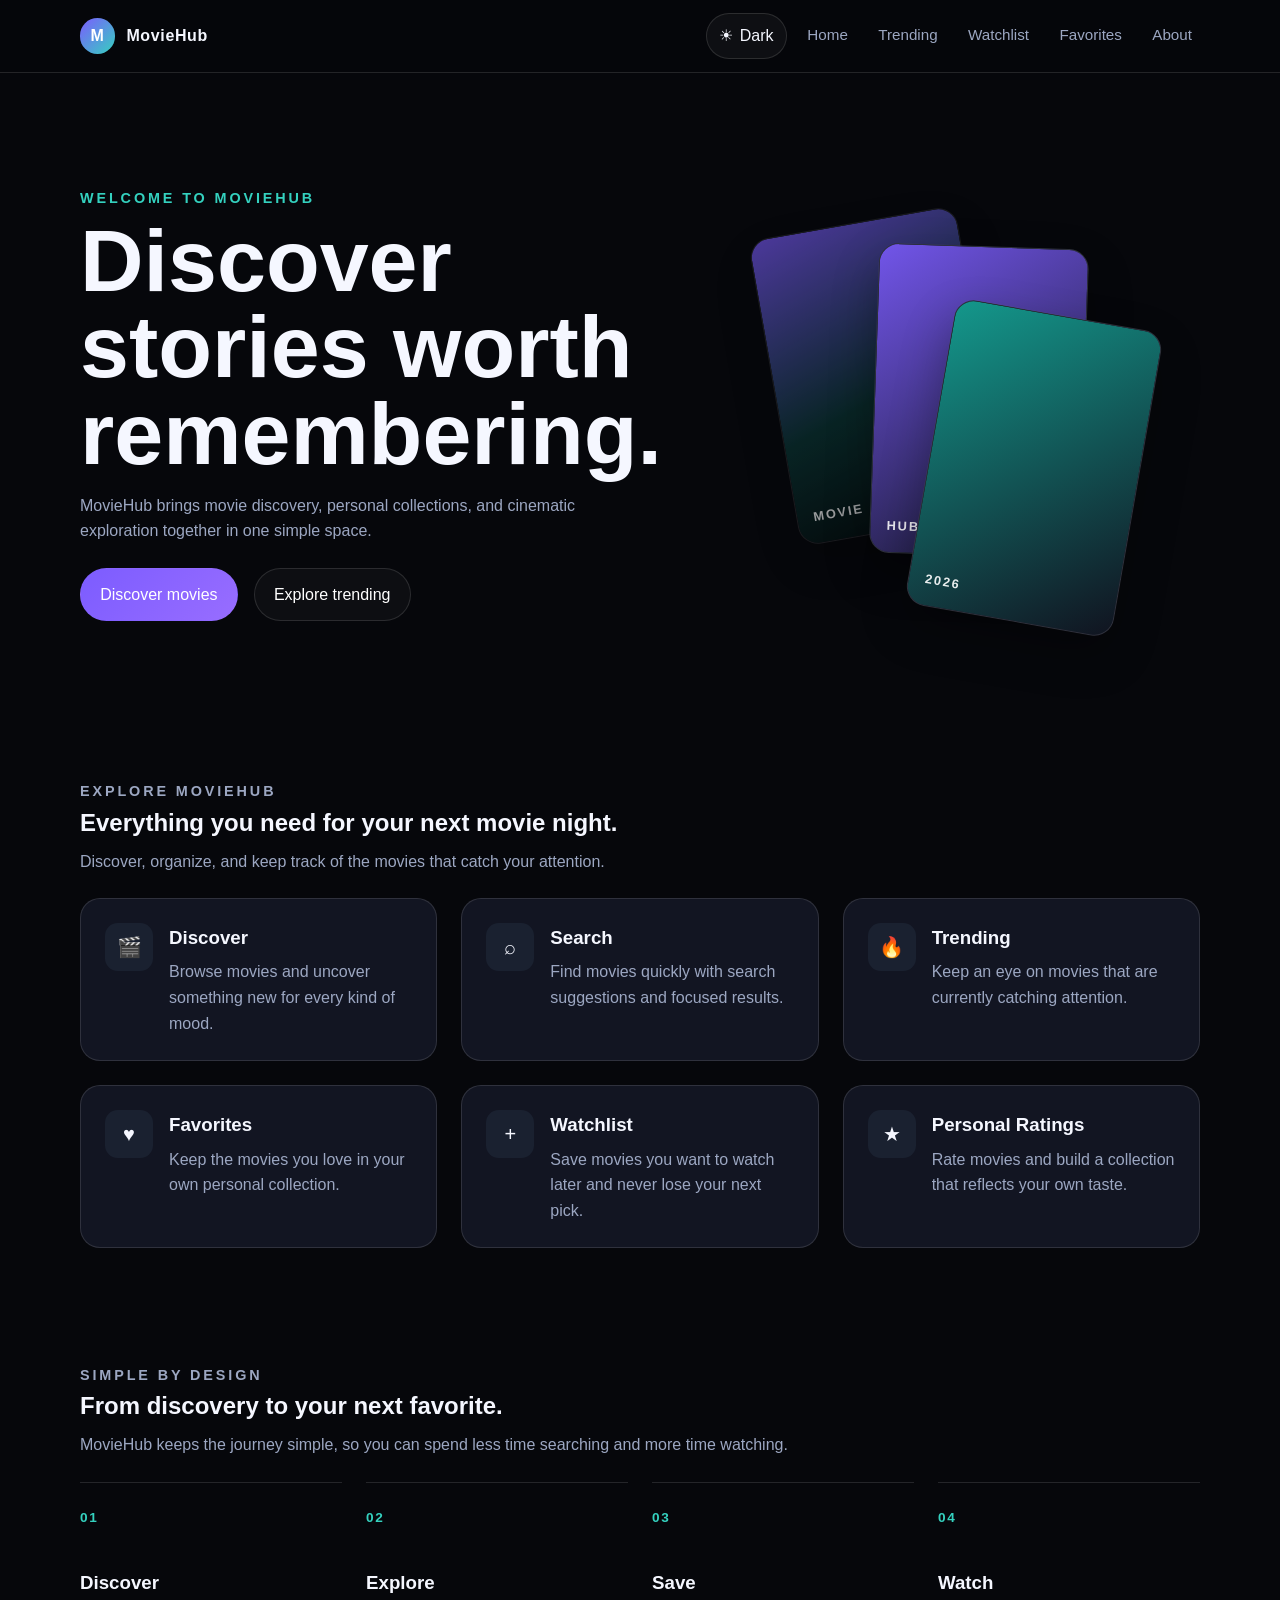
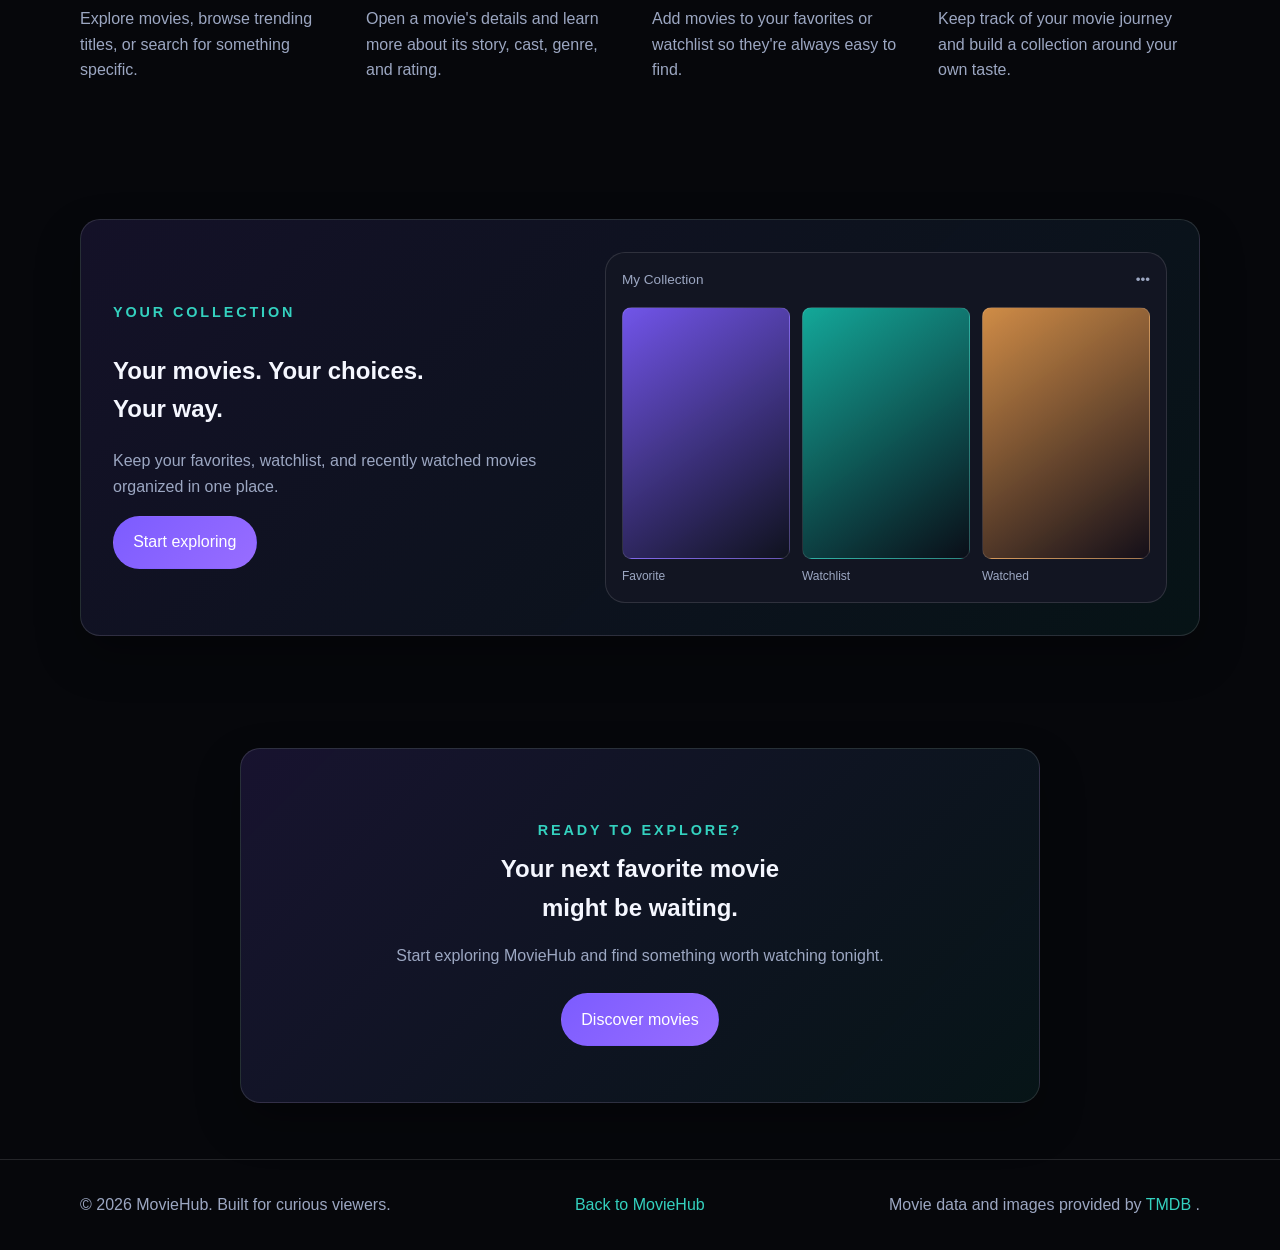
<file: about.html>
<!DOCTYPE html>
<html lang="en">
<head>
  <meta charset="UTF-8">
  <meta name="viewport" content="width=device-width, initial-scale=1.0">

  <title>About | MovieHub</title>

  <meta
    name="description"
    content="Discover what MovieHub offers and how it helps you find, explore, and organize movies."
  >

  <link rel="stylesheet" href="assets/css/style.css">
</head>

<body>

  <!-- =========================
       Header
       ========================= -->
  <header class="site-header">
    <div class="container nav-bar">

      <a class="brand" href="index.html" aria-label="MovieHub home">
        <span class="brand-mark">M</span>
        <span>MovieHub</span>
      </a>

      <div class="nav-actions">

        <button
          class="theme-toggle"
          type="button"
          aria-label="Toggle light and dark mode"
        >
          <span class="toggle-icon" aria-hidden="true">☀︎</span>
          <span class="toggle-label">Theme</span>
        </button>

        <button
          class="menu-toggle"
          type="button"
          aria-label="Open navigation menu"
        >
          &#9776;
        </button>

        <nav class="site-nav" aria-label="Primary navigation">
          <a href="index.html">Home</a>
          <a href="index.html#trending">Trending</a>
          <a href="watchlist.html">Watchlist</a>
          <a href="favorites.html">Favorites</a>
          <a href="about.html" aria-current="page">About</a>
        </nav>

      </div>
    </div>
  </header>


  <main>

    <!-- =========================
         About Hero
         ========================= -->
    <section class="about-hero">
      <div class="container about-hero-grid">

        <div class="about-hero-content">

          <p class="eyebrow">Welcome to MovieHub</p>

          <h1>
            Discover stories worth remembering.
          </h1>

          <p>
            MovieHub brings movie discovery, personal collections,
            and cinematic exploration together in one simple space.
          </p>

          <div class="hero-actions">
            <a
              class="btn btn-primary"
              href="index.html#browse-movies"
            >
              Discover movies
            </a>

            <a
              class="btn btn-secondary"
              href="index.html#trending"
            >
              Explore trending
            </a>
          </div>

        </div>


        <!-- Poster composition -->
        <div class="about-poster-showcase" aria-hidden="true">

          <div class="about-poster about-poster-back">
            <span>MOVIE</span>
          </div>

          <div class="about-poster about-poster-main">
            <span>HUB</span>
          </div>

          <div class="about-poster about-poster-front">
            <span>2026</span>
          </div>

        </div>

      </div>
    </section>

    <!-- =========================
         Features
         ========================= -->
    <section class="about-features">

      <div class="container">

        <div class="section-heading">
          <p class="eyebrow">Explore MovieHub</p>

          <h2>
            Everything you need for your next movie night.
          </h2>

          <p>
            Discover, organize, and keep track of the movies
            that catch your attention.
          </p>
        </div>


        <div class="about-feature-grid">

          <article class="about-feature-card">
            <div class="about-feature-icon">🎬</div>

            <div>
              <h3>Discover</h3>

              <p>
                Browse movies and uncover something new
                for every kind of mood.
              </p>
            </div>
          </article>


          <article class="about-feature-card">
            <div class="about-feature-icon">⌕</div>

            <div>
              <h3>Search</h3>

              <p>
                Find movies quickly with search suggestions
                and focused results.
              </p>
            </div>
          </article>


          <article class="about-feature-card">
            <div class="about-feature-icon">🔥</div>

            <div>
              <h3>Trending</h3>

              <p>
                Keep an eye on movies that are currently
                catching attention.
              </p>
            </div>
          </article>


          <article class="about-feature-card">
            <div class="about-feature-icon">♥</div>

            <div>
              <h3>Favorites</h3>

              <p>
                Keep the movies you love in your own
                personal collection.
              </p>
            </div>
          </article>


          <article class="about-feature-card">
            <div class="about-feature-icon">+</div>

            <div>
              <h3>Watchlist</h3>

              <p>
                Save movies you want to watch later
                and never lose your next pick.
              </p>
            </div>
          </article>


          <article class="about-feature-card">
            <div class="about-feature-icon">★</div>

            <div>
              <h3>Personal Ratings</h3>

              <p>
                Rate movies and build a collection
                that reflects your own taste.
              </p>
            </div>
          </article>

        </div>

      </div>
    </section>


    <!-- =========================
         How MovieHub Works
         ========================= -->
    <section class="about-workflow">

      <div class="container">

        <div class="section-heading">
          <p class="eyebrow">Simple by design</p>

          <h2>
            From discovery to your next favorite.
          </h2>

          <p>
            MovieHub keeps the journey simple, so you can spend
            less time searching and more time watching.
          </p>
        </div>


        <div class="workflow">

          <article class="workflow-step">
            <span class="workflow-number">01</span>

            <div>
              <h3>Discover</h3>

              <p>
                Explore movies, browse trending titles,
                or search for something specific.
              </p>
            </div>
          </article>


          <article class="workflow-step">
            <span class="workflow-number">02</span>

            <div>
              <h3>Explore</h3>

              <p>
                Open a movie's details and learn more
                about its story, cast, genre, and rating.
              </p>
            </div>
          </article>


          <article class="workflow-step">
            <span class="workflow-number">03</span>

            <div>
              <h3>Save</h3>

              <p>
                Add movies to your favorites or watchlist
                so they're always easy to find.
              </p>
            </div>
          </article>


          <article class="workflow-step">
            <span class="workflow-number">04</span>

            <div>
              <h3>Watch</h3>

              <p>
                Keep track of your movie journey and
                build a collection around your own taste.
              </p>
            </div>
          </article>

        </div>

      </div>
    </section>


    <!-- =========================
         Your Collection
         ========================= -->
    <section class="about-collection">

      <div class="container">

        <div class="collection-panel">

          <div class="collection-content">

            <p class="eyebrow">Your collection</p>

            <h2>
              Your movies.
              Your choices.
              Your way.
            </h2>

            <p>
              Keep your favorites, watchlist, and recently watched
              movies organized in one place.
            </p>

            <a
              class="btn btn-primary"
              href="index.html#browse-movies"
            >
              Start exploring
            </a>

          </div>


          <div class="collection-preview">

            <div class="collection-preview-header">
              <span>My Collection</span>
              <span title="Your Collection">•••</span>
            </div>


            <div class="collection-preview-grid">

              <div class="mini-movie-card">
                <div class="mini-movie-poster poster-one"></div>
                <span>Favorite</span>
              </div>

              <div class="mini-movie-card">
                <div class="mini-movie-poster poster-two"></div>
                <span>Watchlist</span>
              </div>

              <div class="mini-movie-card">
                <div class="mini-movie-poster poster-three"></div>
                <span>Watched</span>
              </div>

            </div>

          </div>

        </div>

      </div>
    </section>


    <!-- =========================
         Closing CTA
         ========================= -->
    <section class="about-cta">

      <div class="container">

        <div class="about-cta-content">

          <p class="eyebrow">Ready to explore?</p>

          <h2>
            Your next favorite movie
            might be waiting.
          </h2>

          <p>
            Start exploring MovieHub and find something
            worth watching tonight.
          </p>

          <a
            class="btn btn-primary"
            href="index.html#browse-movies"
          >
            Discover movies
          </a>

        </div>

      </div>

    </section>

  </main>


  <!-- =========================
       Footer
       ========================= -->
  <footer class="site-footer">

    <div class="container footer-content">

      <p>
        © 2026 MovieHub. Built for curious viewers.
      </p>

      <a href="index.html">
        Back to MovieHub
      </a>

      <p>
        Movie data and images provided by
        <a href="https://www.themoviedb.org/" target="_blank">
          TMDB
        </a>.
      </p>

    </div>

  </footer>


  <script type="module" src="assets/js/main.js"></script>
  <script src="assets/js/theme.js"></script>
  <script src="assets/js/navigation.js"></script>

</body>
</html>
</file>
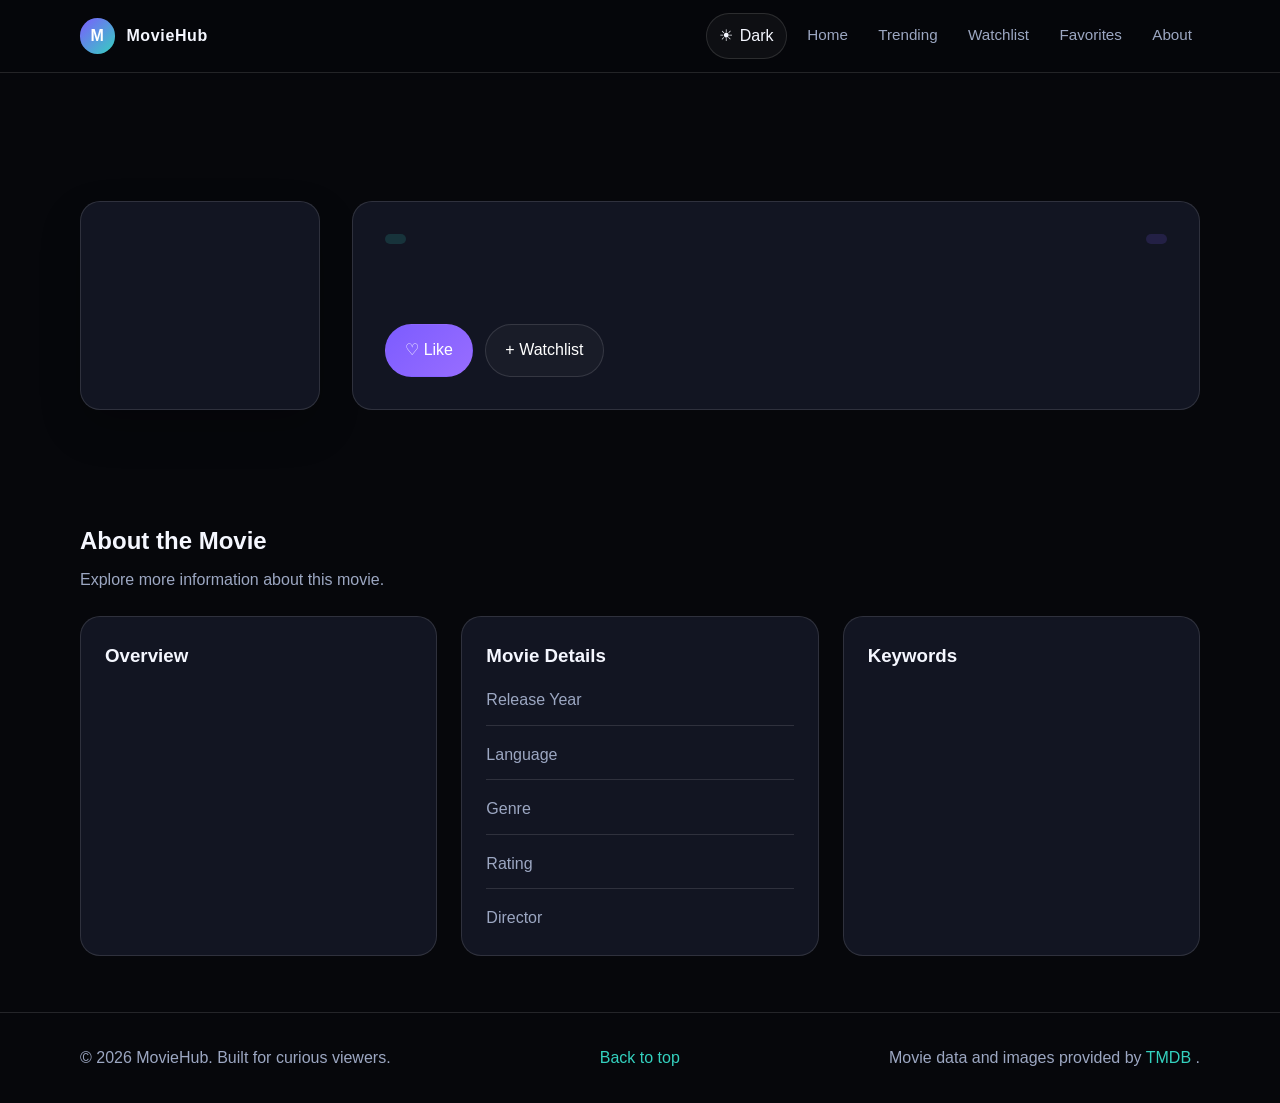
<file: details.html>
<!DOCTYPE html>
<html lang="en">
  <head>
    <meta charset="UTF-8" />
    <meta name="viewport" content="width=device-width, initial-scale=1.0" />

    <title>MovieHub | Movie Details</title>

    <meta
      name="description"
      content="Explore movie details, ratings, genres, languages, and more on MovieHub."
    />

    <link rel="stylesheet" href="assets/css/style.css" />
  </head>

  <body>

    <!-- Header / Navigation -->
    <header class="site-header">
      <div class="container nav-bar">

        <a class="brand" href="index.html" aria-label="MovieHub home">
          <span class="brand-mark">M</span>
          <span>MovieHub</span>
        </a>

        <div class="nav-actions">

          <button
            class="theme-toggle"
            type="button"
            aria-label="Toggle light and dark mode"
          >
            <span class="toggle-icon" aria-hidden="true">☀︎</span>
            <span class="toggle-label">Theme</span>
          </button>

          <button
            class="menu-toggle"
            type="button"
            aria-label="Open navigation menu"
          >
            &#9776;
          </button>

          <nav class="site-nav" aria-label="Primary navigation">
            <a href="index.html">Home</a>
            <a href="index.html#trending">Trending</a>
            <a href="index.html#watchlist">Watchlist</a>
            <a href="index.html#favorites">Favorites</a>
            <a href="about.html">About</a>
          </nav>

        </div>
      </div>
    </header>


    <main>

      <!-- Movie Details Hero -->
      <section
        class="movie-details-hero"
        aria-labelledby="movie-title"
      >
        <div class="container">

          <div class="details-hero">

            <!-- Movie Poster -->
            <div class="details-poster js-details-poster">
            </div>


            <!-- Movie Information -->
            <div class="details-info">

              <div class="details-top">

                <span class="card-badge js-card-badge">
                </span>

                <span class="card-rating js-card-rating">
                </span>

              </div>


              <h1 id="movie-title">
              </h1>


              <p class="details-description js-details-description">
              </p>


              <div class="details-meta js-details-meta">
              </div>


              <div class="details-actions">

                <button
                  class="btn btn-primary js-like-button"
                  type="button"
                >
                  ♡ Like
                </button>

                <button
                  class="btn btn-secondary js-watchlist-button"
                  type="button"
                >
                  + Watchlist
                </button>

              </div>

            </div>

          </div>

        </div>
      </section>


      <!-- Movie Information -->
      <section
        class="movie-information"
        aria-labelledby="movie-information-title"
      >
        <div class="container">

          <div class="section-heading">

            <h2 id="movie-information-title">
              About the Movie
            </h2>

            <p>
              Explore more information about this movie.
            </p>

          </div>


          <div class="details-grid">

            <!-- Overview -->
            <article class="details-card">

              <h3>
                Overview
              </h3>

              <p class="js-movie-description"></p>

            </article>


            <!-- Movie Details -->
            <article class="details-card">

              <h3>
                Movie Details
              </h3>

              <dl class="details-list">

                <div>
                  <dt>Release Year</dt>
                  <dd id="js-year"></dd>
                </div>

                <div>
                  <dt>Language</dt>
                  <dd id="js-language"></dd>
                </div>

                <div>
                  <dt>Genre</dt>
                  <dd id="js-genre"></dd>
                </div>

                <div>
                  <dt>Rating</dt>
                  <dd id="js-rating"></dd>
                </div>

                <div>
                  <dt>Director</dt>
                  <dd id="js-director"></dd>
                </div>

              </dl>

            </article>


            <!-- Keywords -->
            <article class="details-card">

              <h3>
                Keywords
              </h3>

              <div class="keyword-list js-keyword-list">
              </div>

            </article>

          </div>

        </div>
      </section>

    </main>


    <!-- Footer -->
    <footer class="site-footer">
      <div class="container footer-content">

        <p>
          © 2026 MovieHub. Built for curious viewers.
        </p>

        <a href="index.html#home">
          Back to top
        </a>

        <p>
          Movie data and images provided by
          <a href="https://www.themoviedb.org/" target="_blank">
            TMDB
          </a>.
        </p>

      </div>
    </footer>

    <script type="module" src="assets/js/navigation.js"></script>
    <script type="module" src="assets/js/theme.js"></script>
    <script type="module" src="assets/js/details.js"></script>

  </body>
</html>
</file>
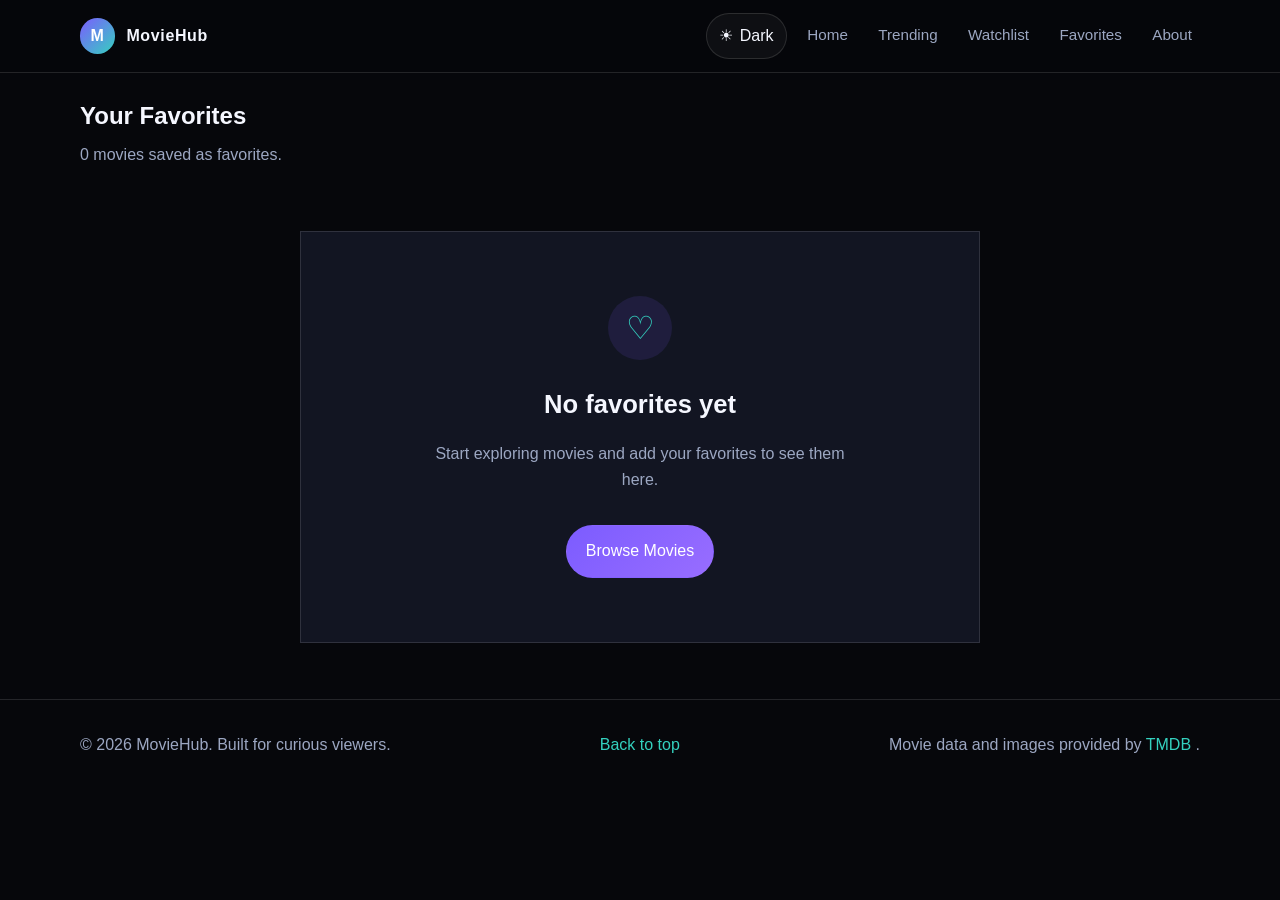
<file: favorites.html>
<!DOCTYPE html>
<html lang="en">
  <head>
    <meta charset="UTF-8" />
    <meta name="viewport" content="width=device-width, initial-scale=1.0" />

    <title>MovieHub | Favorites</title>

    <meta
      name="description"
      content="View and manage your favorite movies on MovieHub."
    />

    <link rel="stylesheet" href="assets/css/style.css" />
  </head>

  <body>

    <!-- Header / Navigation -->
    <header class="site-header">
      <div class="container nav-bar">

        <a class="brand" href="index.html" aria-label="MovieHub home">
          <span class="brand-mark">M</span>
          <span>MovieHub</span>
        </a>

        <div class="nav-actions">

          <button
            class="theme-toggle"
            type="button"
            aria-label="Toggle light and dark mode"
          >
            <span class="toggle-icon" aria-hidden="true">☀︎</span>
            <span class="toggle-label">Theme</span>
          </button>

          <button
            class="menu-toggle"
            type="button"
            aria-label="Open navigation menu"
          >
            &#9776;
          </button>

          <nav class="site-nav" aria-label="Primary navigation">
            <a href="index.html">Home</a>
            <a href="index.html#trending">Trending</a>
            <a href="watchlist.html">Watchlist</a>
            <a href="favorites.html" aria-current="page">Favorites</a>
            <a href="about.html">About</a>
          </nav>

        </div>
      </div>
    </header>


    <main>

      <!-- Favorites Movies -->
      <section class="movies-section favorites-section">
        <div class="container">

          <div class="section-heading">
            <div>
              <h2>Your Favorites</h2>
              <p>
                <span class="js-favorite-count">0</span>
                movies saved as favorites.
              </p>
            </div>
          </div>


          <!-- Movie Grid -->
          <div
            class="movie-grid js-favorites-grid"
            aria-live="polite"
          ></div>


          <!-- Empty State -->
          <div
            class="empty-state js-favorites-empty"
            hidden
          >
            <div class="empty-state-icon" aria-hidden="true">♡</div>

            <h2>No favorites yet</h2>

            <p>
              Start exploring movies and add your favorites to see them here.
            </p>

            <a
              class="btn btn-primary"
              href="browse.html"
            >
              Browse Movies
            </a>
          </div>

        </div>
      </section>

    </main>


    <!-- Footer -->
    <footer class="site-footer">
      <div class="container footer-content">
        <p>© 2026 MovieHub. Built for curious viewers.</p>
        <a href="index.html">Back to top</a>
        <p>
          Movie data and images provided by
          <a href="https://www.themoviedb.org/" target="_blank">
            TMDB
          </a>.
        </p>
      </div>
    </footer>

    <script src="./assets/js/theme.js"></script>
    <script src="./assets/js/navigation.js"></script>
    <script src="./assets/js/favourites.js" type="module"></script>

  </body>
</html>
</file>
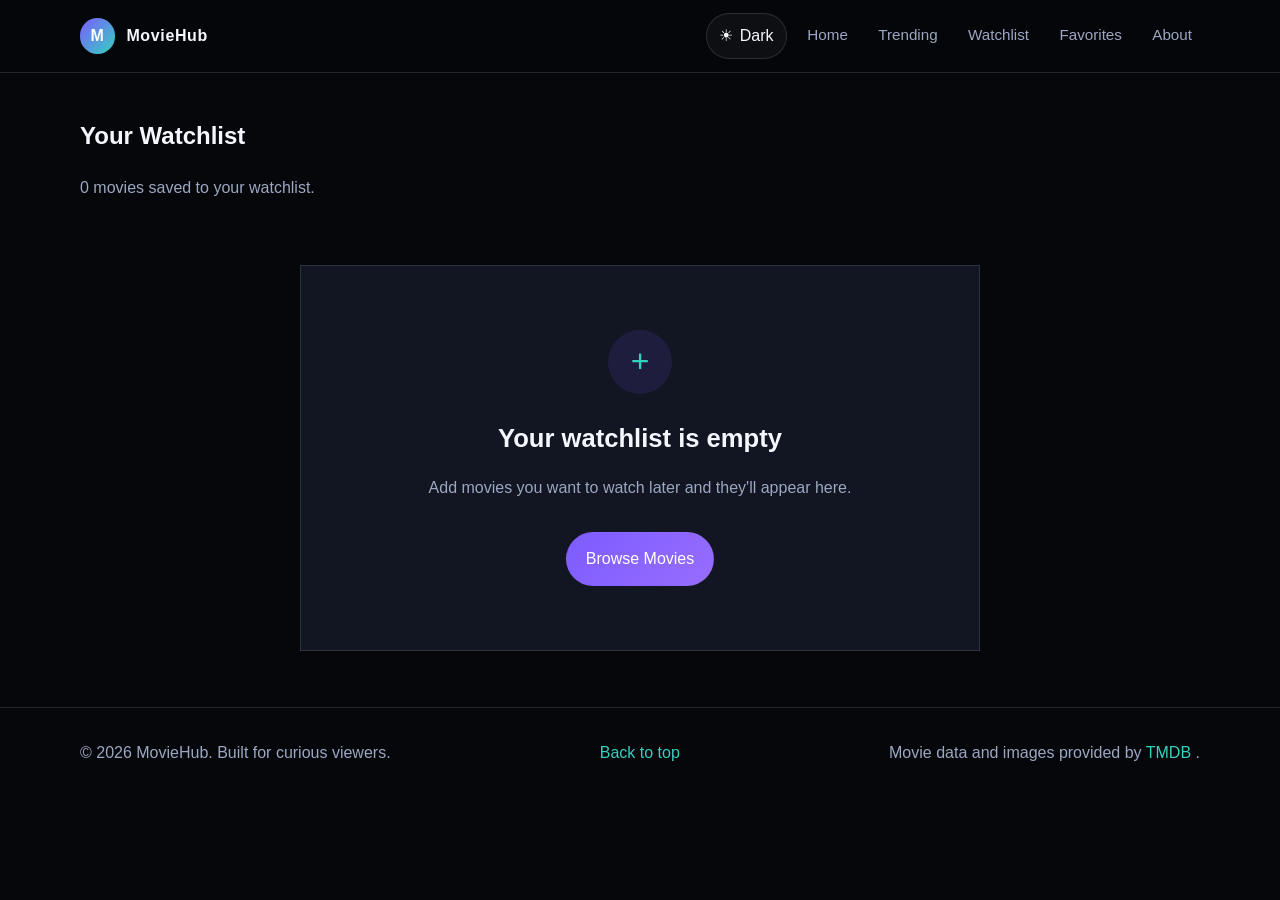
<file: watchlist.html>
<!DOCTYPE html>
<html lang="en">
  <head>
    <meta charset="UTF-8" />
    <meta name="viewport" content="width=device-width, initial-scale=1.0" />

    <title>MovieHub | Watchlist</title>

    <meta
      name="description"
      content="Keep track of movies you want to watch with your MovieHub watchlist."
    />

    <link rel="stylesheet" href="assets/css/style.css" />
  </head>

  <body>

    <!-- Header / Navigation -->
    <header class="site-header">
      <div class="container nav-bar">

        <a
          class="brand"
          href="index.html"
          aria-label="MovieHub home"
        >
          <span class="brand-mark">M</span>
          <span>MovieHub</span>
        </a>

        <div class="nav-actions">

          <button
            class="theme-toggle"
            type="button"
            aria-label="Toggle light and dark mode"
          >
            <span class="toggle-icon" aria-hidden="true">☀︎</span>
            <span class="toggle-label">Theme</span>
          </button>

          <button
            class="menu-toggle"
            type="button"
            aria-label="Open navigation menu"
          >
            &#9776;
          </button>

          <nav class="site-nav" aria-label="Primary navigation">
            <a href="index.html">Home</a>
            <a href="index.html#trending">Trending</a>
            <a
              href="watchlist.html"
              aria-current="page"
            >
              Watchlist
            </a>
            <a href="favorites.html">Favorites</a>
            <a href="about.html">About</a>
          </nav>

        </div>
      </div>
    </header>


    <main>

      <!-- Watchlist Section -->
      <section class="movies-section favorites-section">
        <div class="container">

          <div class="section-heading">
            <h1>Your Watchlist</h1>

            <p>
              <span class="js-watchlist-count">0</span>
              movies saved to your watchlist.
            </p>
          </div>


          <!-- Watchlist Movie Grid -->
          <div
            class="movie-grid js-watchlist-grid"
            aria-live="polite"
          ></div>


          <!-- Empty State -->
          <div
            class="empty-state js-watchlist-empty"
            hidden
          >

            <div
              class="empty-state-icon"
              aria-hidden="true"
            >
              +
            </div>

            <h2>Your watchlist is empty</h2>

            <p>
              Add movies you want to watch later and they'll appear here.
            </p>

            <a
              class="btn btn-primary"
              href="browse.html"
            >
              Browse Movies
            </a>

          </div>

        </div>
      </section>

    </main>


    <!-- Footer -->
    <footer class="site-footer">
      <div class="container footer-content">
        <p>
          © 2026 MovieHub. Built for curious viewers.
        </p>

        <a href="index.html">
          Back to top
        </a>

        <p>
          Movie data and images provided by
          <a href="https://www.themoviedb.org/" target="_blank">
            TMDB
          </a>.
        </p>
      </div>
    </footer>

    <script src="./assets/js/theme.js"></script>
    <script src="./assets/js/navigation.js"></script>
    <script src="./assets/js/watchlist.js" type="module"></script>

  </body>
</html>
</file>
<file: assets/css/style.css>
@import url("./base.css");
@import url("./layout.css");
@import url("./components.css");
@import url("./responsive.css");
</file>
